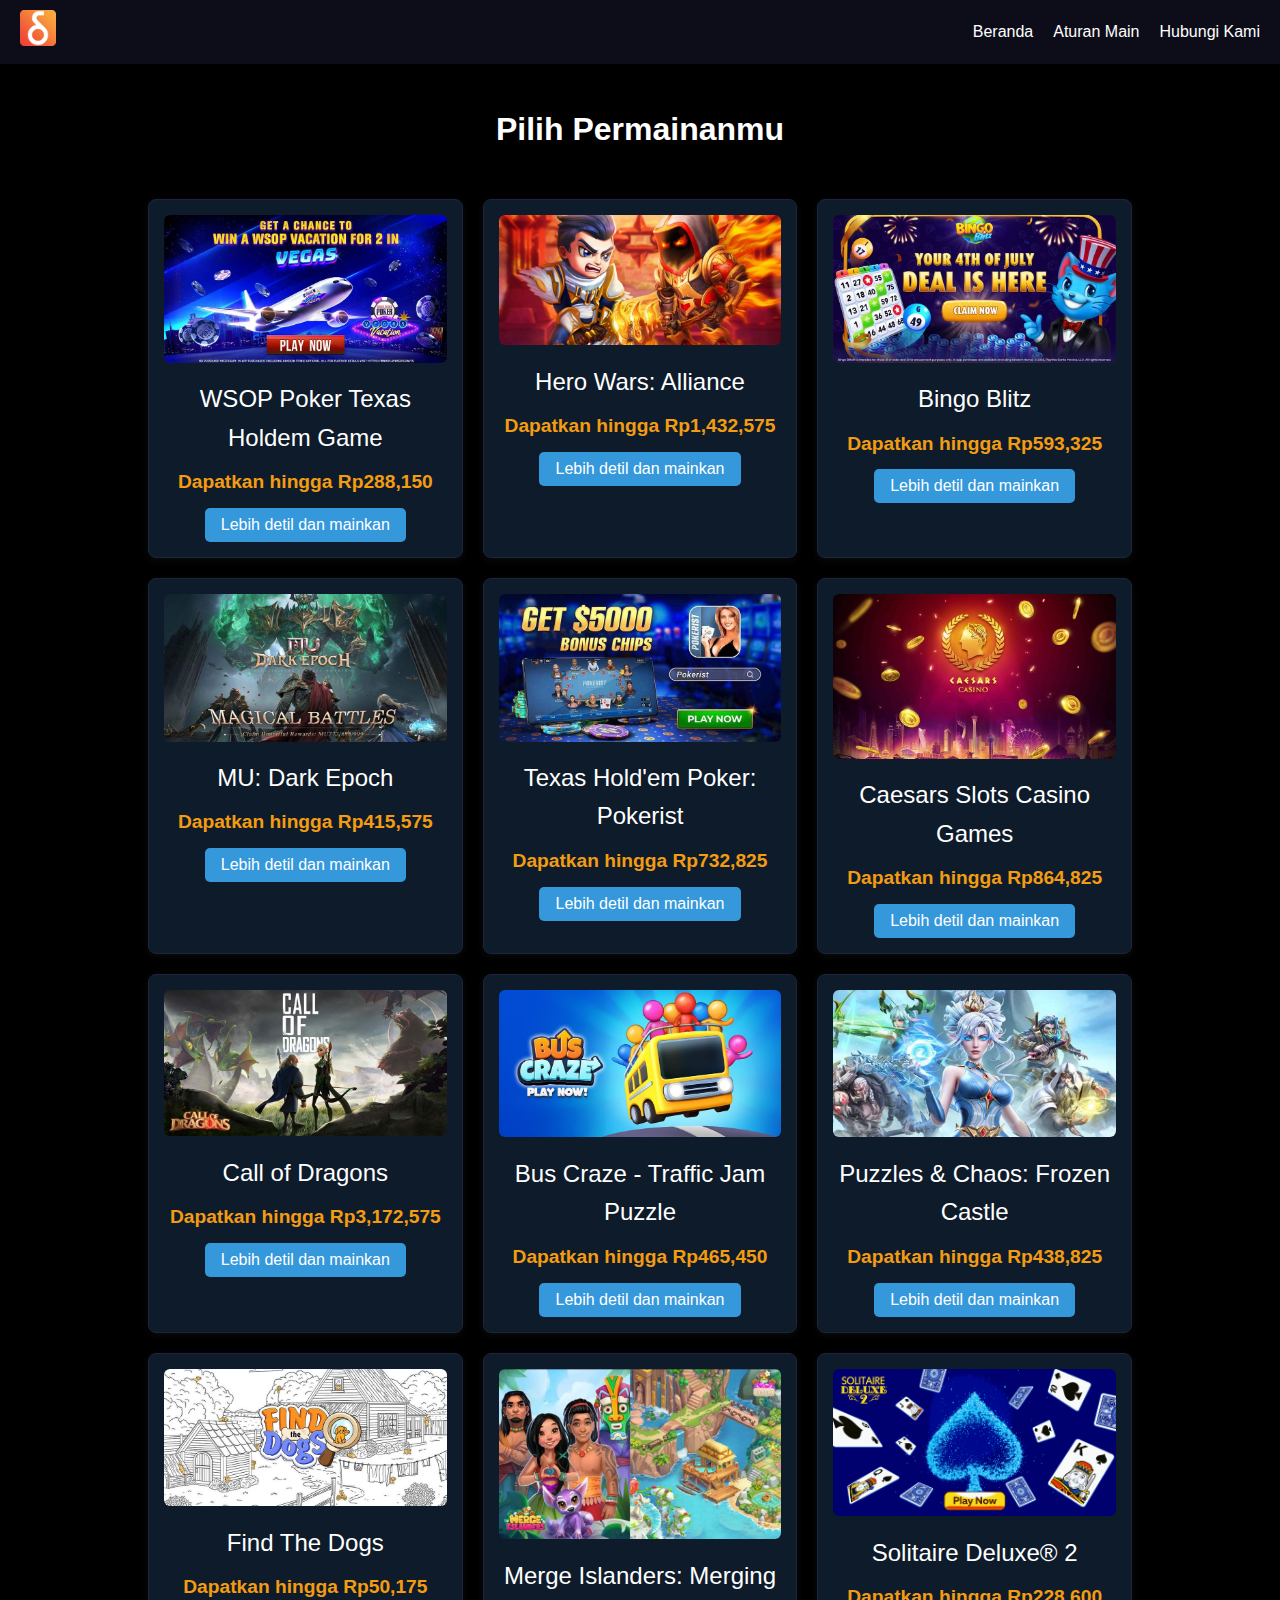
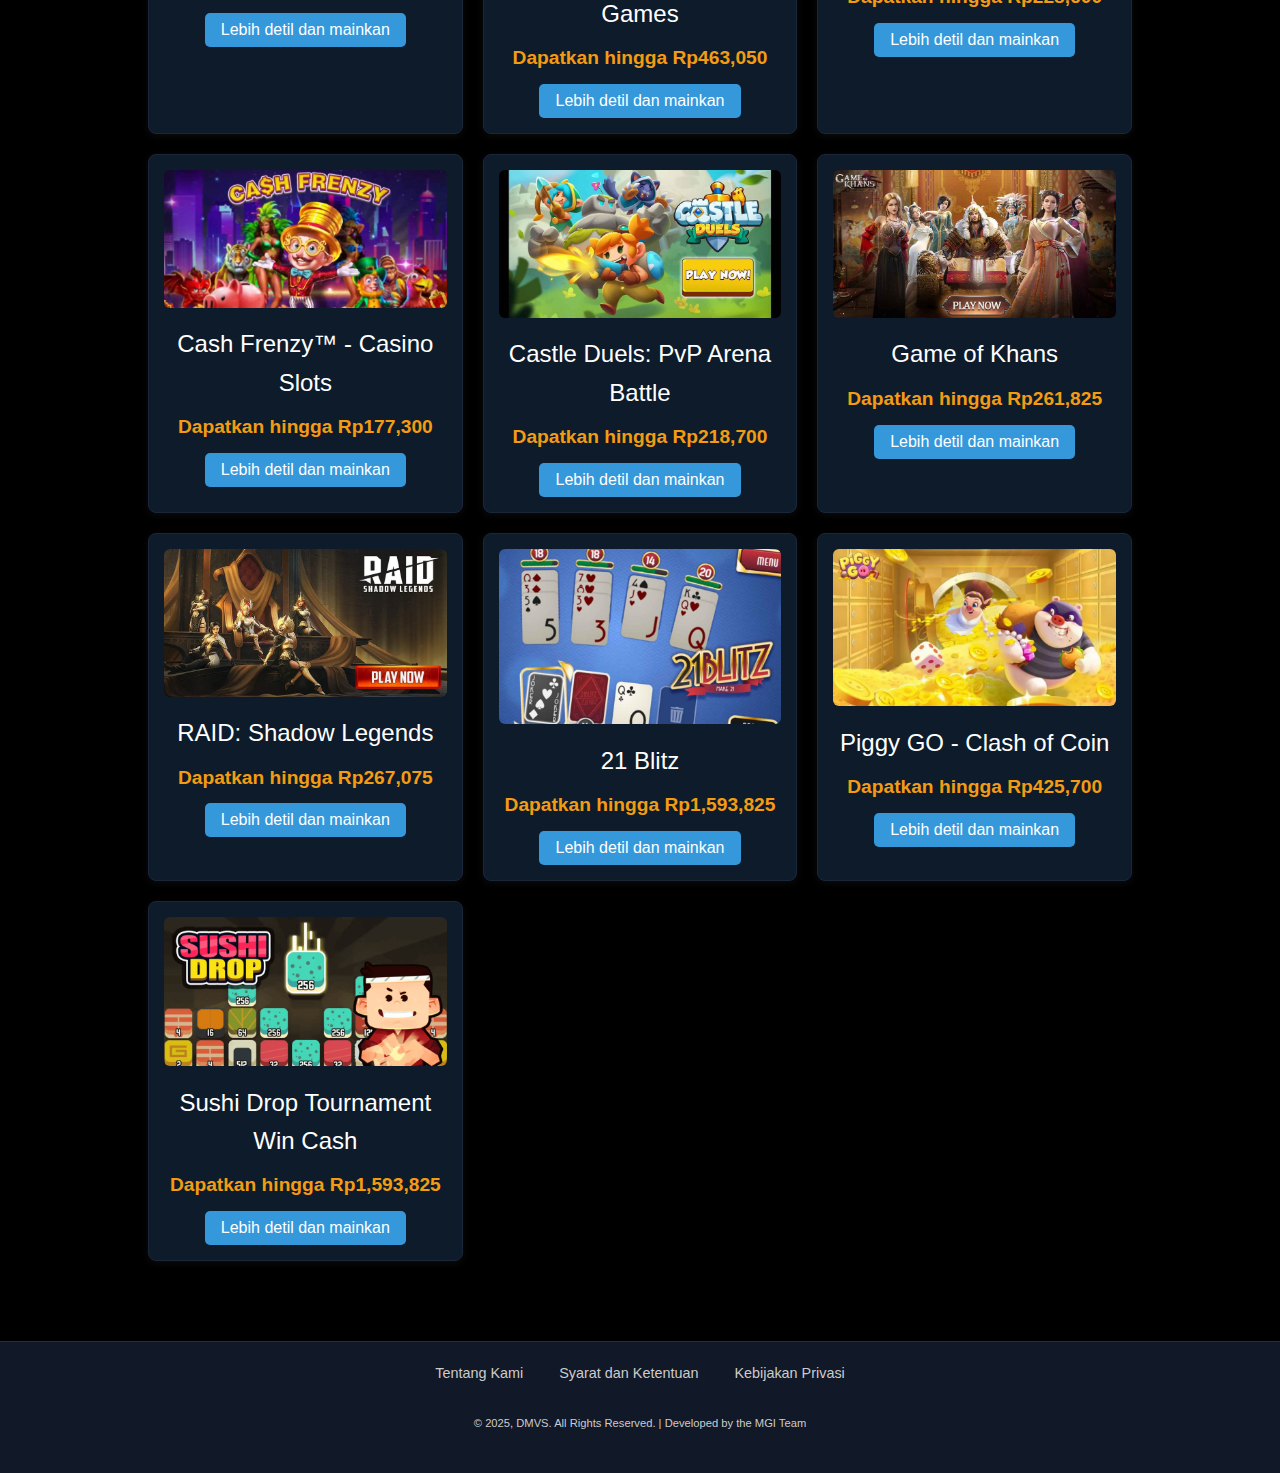
<file: index.html>
<!DOCTYPE html>
<html lang="en">
<head>
  <meta charset="UTF-8" />
  <meta name="viewport" content="width=device-width, initial-scale=1.0"/>
  <title>Maen Game Indonesia</title>
  <link rel="stylesheet" href="style.css" />
</head>
<body>
  
  <div class="toolbar">
    <a href="index.html" class="logo-link">
      <img src="dmvs7.png" alt="Logo" class="site-logo" />
    </a>
    <div class="nav-links">
      <a href="index.html">Beranda</a>
      <a href="rules.html">Aturan Main</a>
      <a href="contact.html">Hubungi Kami</a>
    </div>
  </div>
    
  <div class="container">
    <h1>Pilih Permainanmu</h1>
    <div id="game-list"></div>
  </div>
  <script src="script.js"></script>

  <footer class="site-footer">
    <div class="footer-container">
      
    <div class="footer-links">
      <a href="about.html">Tentang Kami</a>
      <a href="terms.html">Syarat dan Ketentuan</a>
      <a href="privacy.html">Kebijakan Privasi</a>
    </div>

    <div class="footer-branding">
      © 2025, DMVS. All Rights Reserved. | Developed by the MGI Team
    </div>
      
    </div>
  </footer>
  
</body>
</html>
</file>
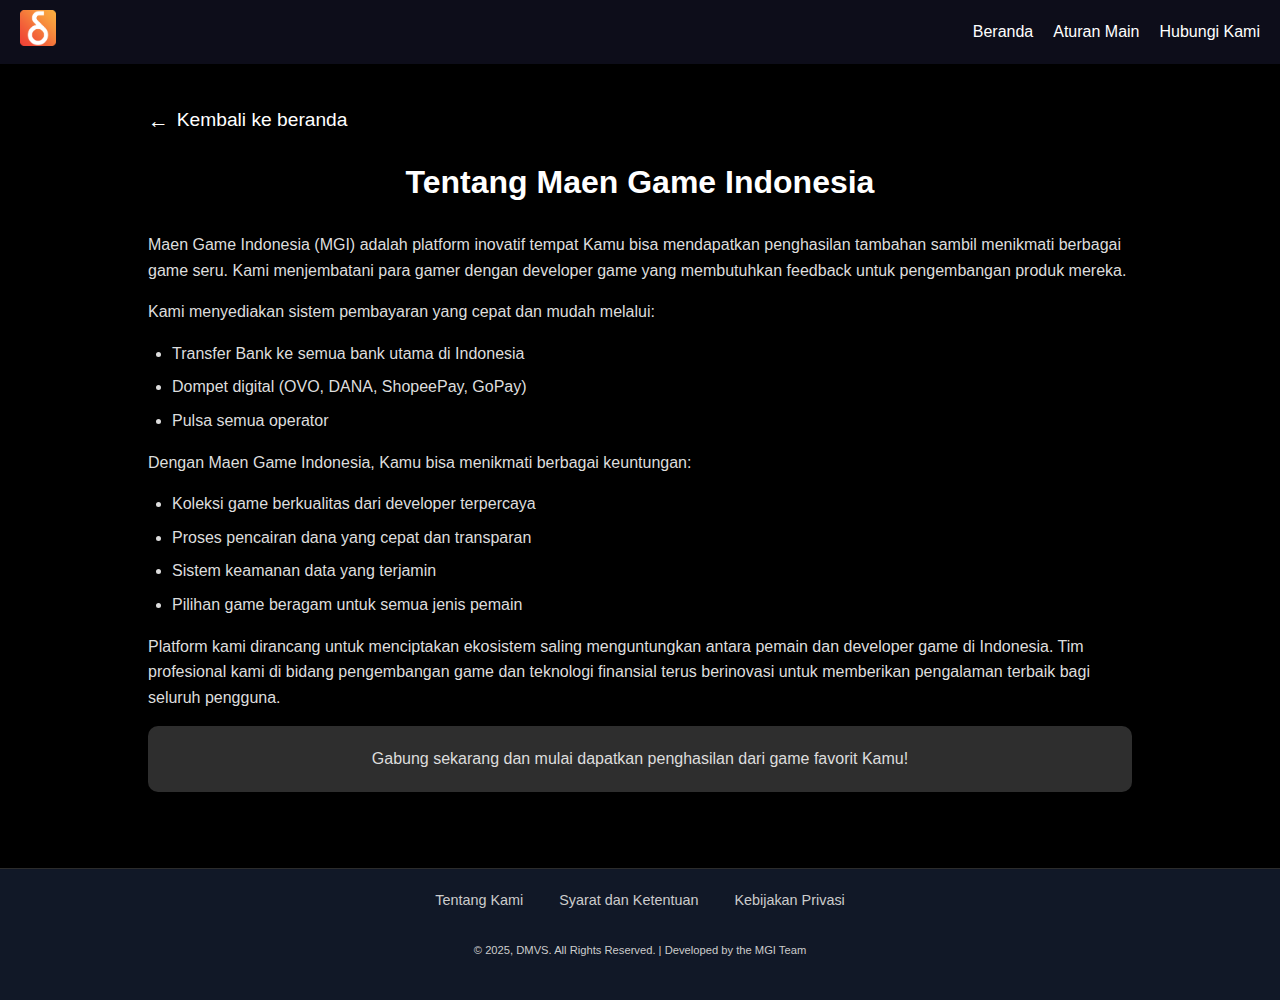
<file: about.html>
<!DOCTYPE html>
<html lang="id">
<head>
  <meta charset="UTF-8">
  <meta name="viewport" content="width=device-width, initial-scale=1.0">
  <title>Tentang Kami - Maen Game Indonesia</title>
  <link rel="stylesheet" href="style.css">
</head>
<body>
  <div class="toolbar">
    <a href="index.html" class="logo-link">
      <img src="dmvs7.png" alt="Logo" class="site-logo" />
    </a>
    <div class="nav-links">
      <a href="index.html">Beranda</a>
      <a href="rules.html">Aturan Main</a>
      <a href="contact.html">Hubungi Kami</a>
    </div>
  </div>
  
  <div class="container">
    <a href="index.html" id="back-button">Kembali ke beranda</a>
    <h1>Tentang Maen Game Indonesia</h1>
    
    <p>Maen Game Indonesia (MGI) adalah platform inovatif tempat Kamu bisa mendapatkan penghasilan tambahan sambil menikmati berbagai game seru. Kami menjembatani para gamer dengan developer game yang membutuhkan feedback untuk pengembangan produk mereka.</p>

    <p>Kami menyediakan sistem pembayaran yang cepat dan mudah melalui:</p>
    <ul>
      <li>Transfer Bank ke semua bank utama di Indonesia</li>
      <li>Dompet digital (OVO, DANA, ShopeePay, GoPay)</li>
      <li>Pulsa semua operator</li>
    </ul>

    <p>Dengan Maen Game Indonesia, Kamu bisa menikmati berbagai keuntungan:</p>
    <ul>
      <li>Koleksi game berkualitas dari developer terpercaya</li>
      <li>Proses pencairan dana yang cepat dan transparan</li>
      <li>Sistem keamanan data yang terjamin</li>
      <li>Pilihan game beragam untuk semua jenis pemain</li>
    </ul>

    <p>Platform kami dirancang untuk menciptakan ekosistem saling menguntungkan antara pemain dan developer game di Indonesia. Tim profesional kami di bidang pengembangan game dan teknologi finansial terus berinovasi untuk memberikan pengalaman terbaik bagi seluruh pengguna.</p>

    <p class="highlight-box">Gabung sekarang dan mulai dapatkan penghasilan dari game favorit Kamu!</p>
  </div>
  
  <footer class="site-footer">
    <div class="footer-container">
      <div class="footer-links">
        <a href="about.html">Tentang Kami</a>
        <a href="terms.html">Syarat dan Ketentuan</a>
        <a href="privacy.html">Kebijakan Privasi</a>
      </div>
      <div class="footer-branding">
        © 2025, DMVS. All Rights Reserved. | Developed by the MGI Team
      </div>
    </div>
  </footer>
</body>
</html>
</file>
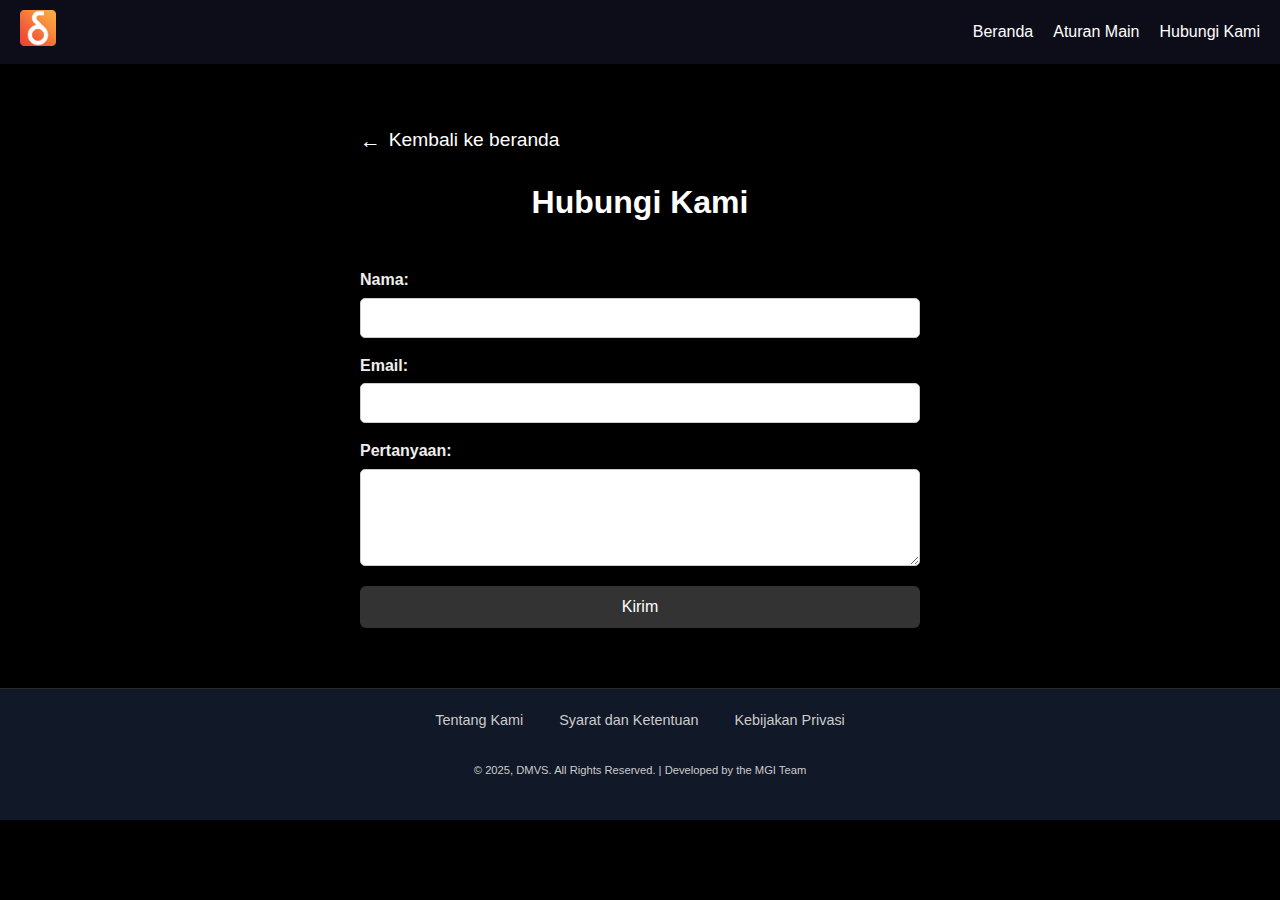
<file: contact.html>
<!DOCTYPE html>
<html lang="en">
<head>
  <meta charset="UTF-8" />
  <meta name="viewport" content="width=device-width, initial-scale=1.0"/>
  <title>Hubungi Kami</title>
  <link rel="stylesheet" href="style.css" />
  <style>
    .container {
    max-width: 600px;
    margin: 40px auto;
    padding: 20px;
    }    
  </style>
</head>
<body>
  
  <div class="toolbar">
    <a href="index.html" class="logo-link">
      <img src="dmvs7.png" alt="Logo" class="site-logo" />
    </a>
    <div class="nav-links">
      <a href="index.html">Beranda</a>
      <a href="rules.html">Aturan Main</a>
      <a href="contact.html">Hubungi Kami</a>
    </div>
  </div>



  <div class="container">
    <a href="index.html" id="back-button">Kembali ke beranda</a>
    <h1>Hubungi Kami</h1>
    <form action="https://formspree.io/f/xyzeqwde" method="POST" target="_blank" class="contact-form">
      <label for="name">Nama:</label>
      <input type="text" id="name" name="name" required />

      <label for="email">Email:</label>
      <input type="email" id="email" name="_replyto" required />

      <label for="message">Pertanyaan:</label>
      <textarea id="message" name="message" rows="5" required></textarea>

      <button type="submit">Kirim</button>
    </form>
  </div>

  <footer class="site-footer">
    <div class="footer-container">
      <div class="footer-links">
        <a href="about.html">Tentang Kami</a>
        <a href="terms.html">Syarat dan Ketentuan</a>
        <a href="privacy.html">Kebijakan Privasi</a>
      </div>
      <div class="footer-branding">
        © 2025, DMVS. All Rights Reserved. | Developed by the MGI Team
      </div>
    </div>
  </footer>
  
</body>
</html>
</file>
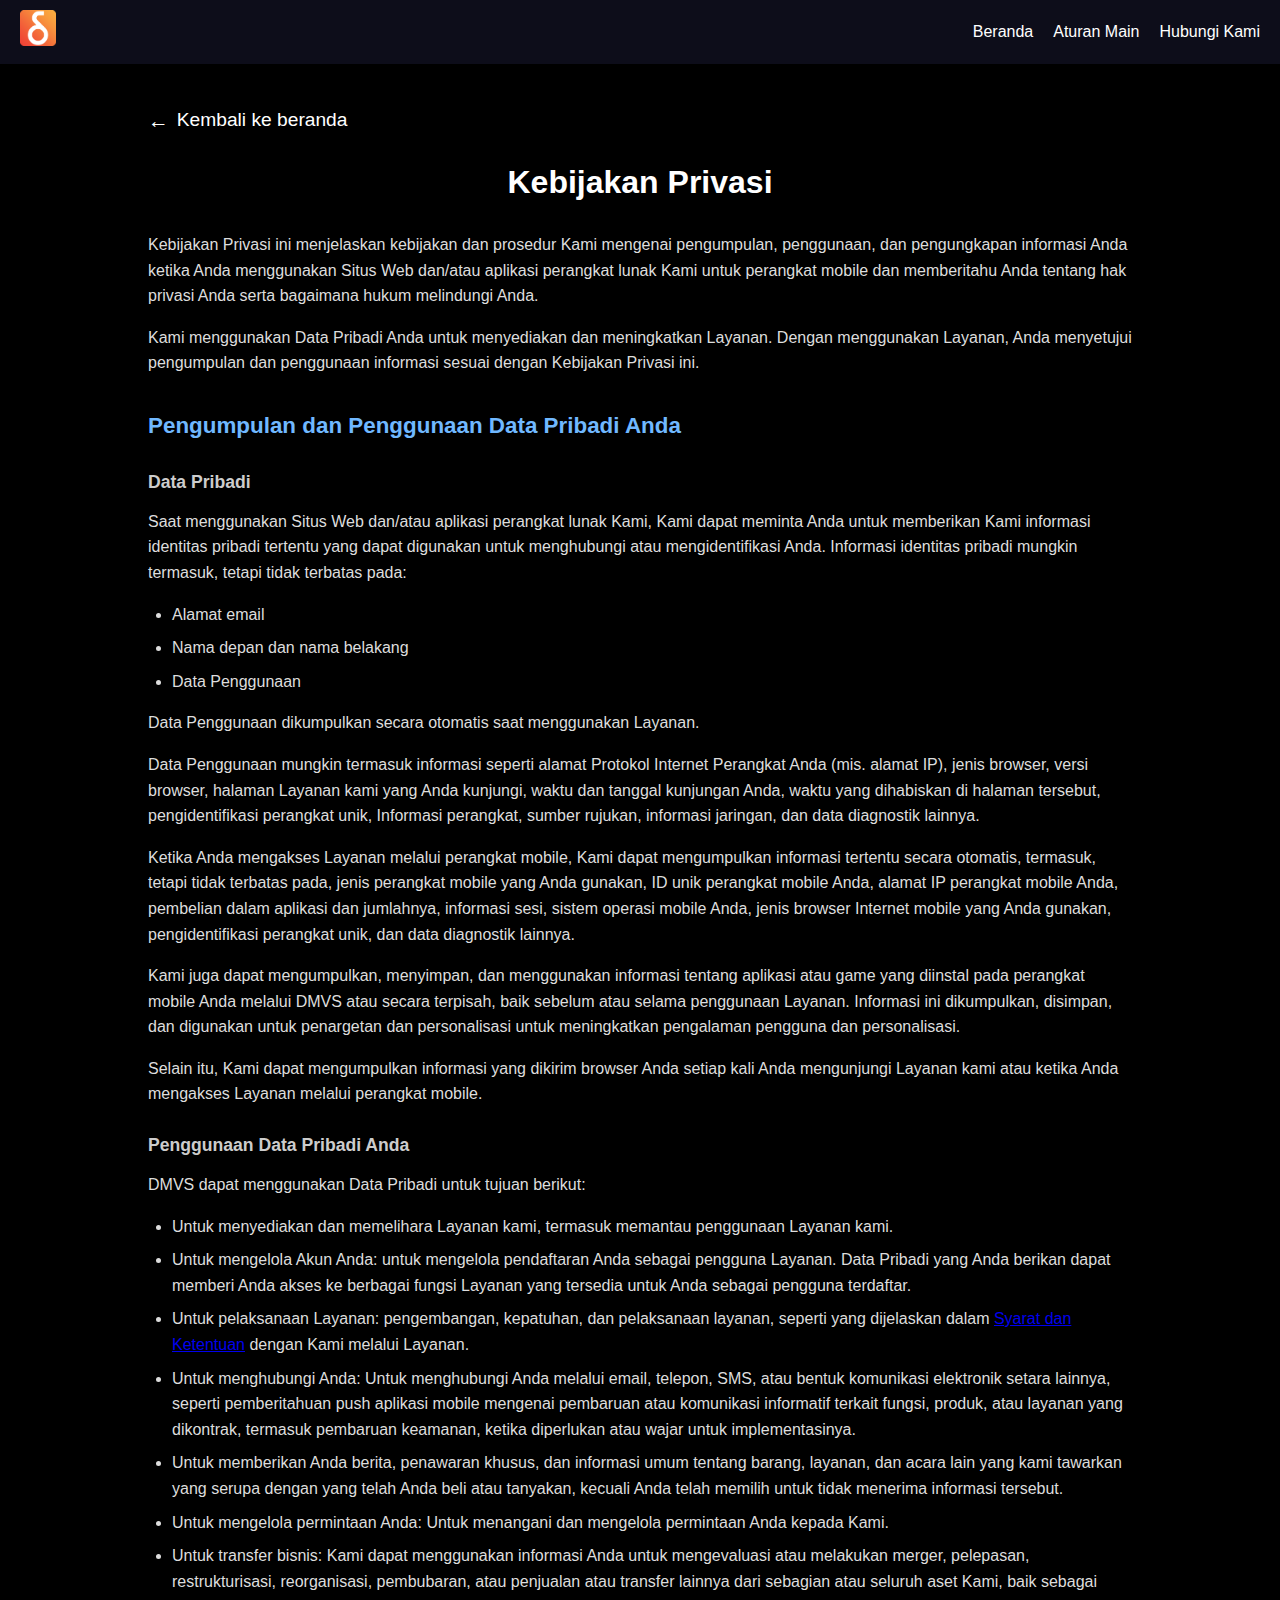
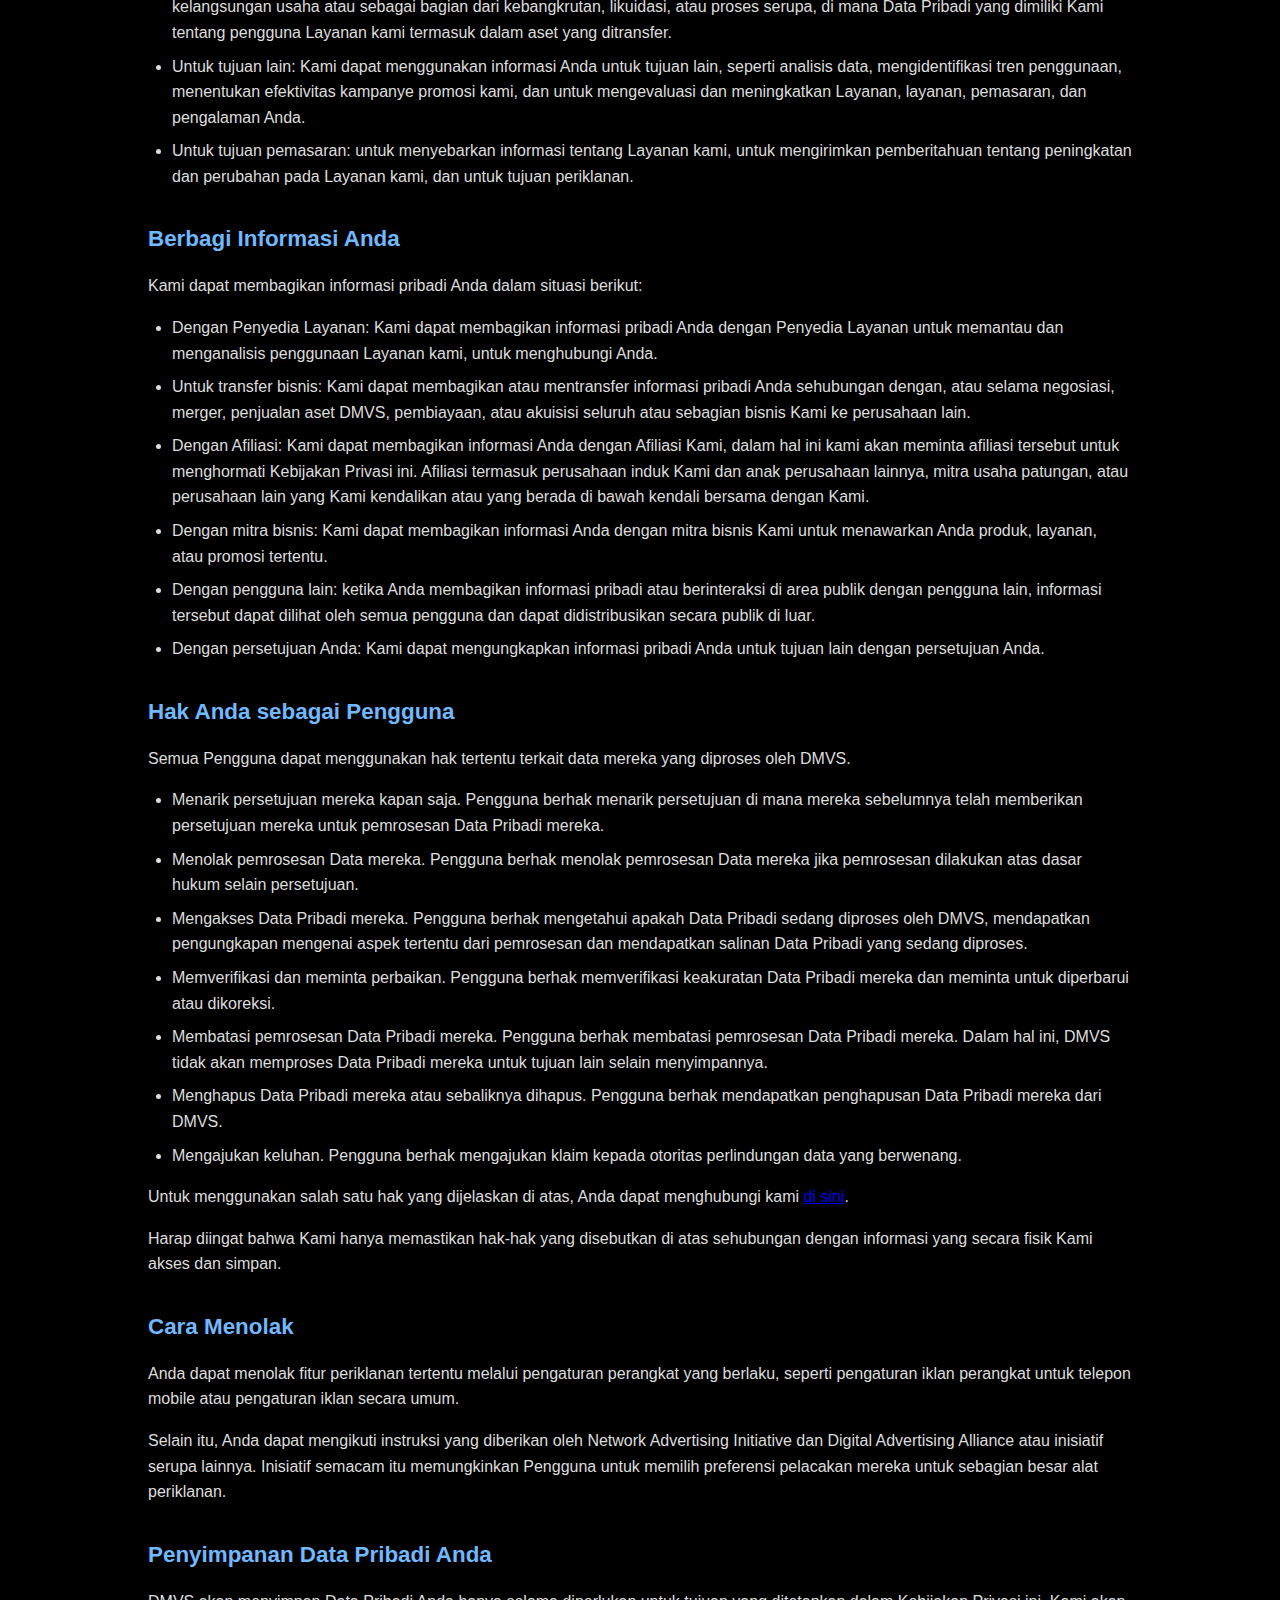
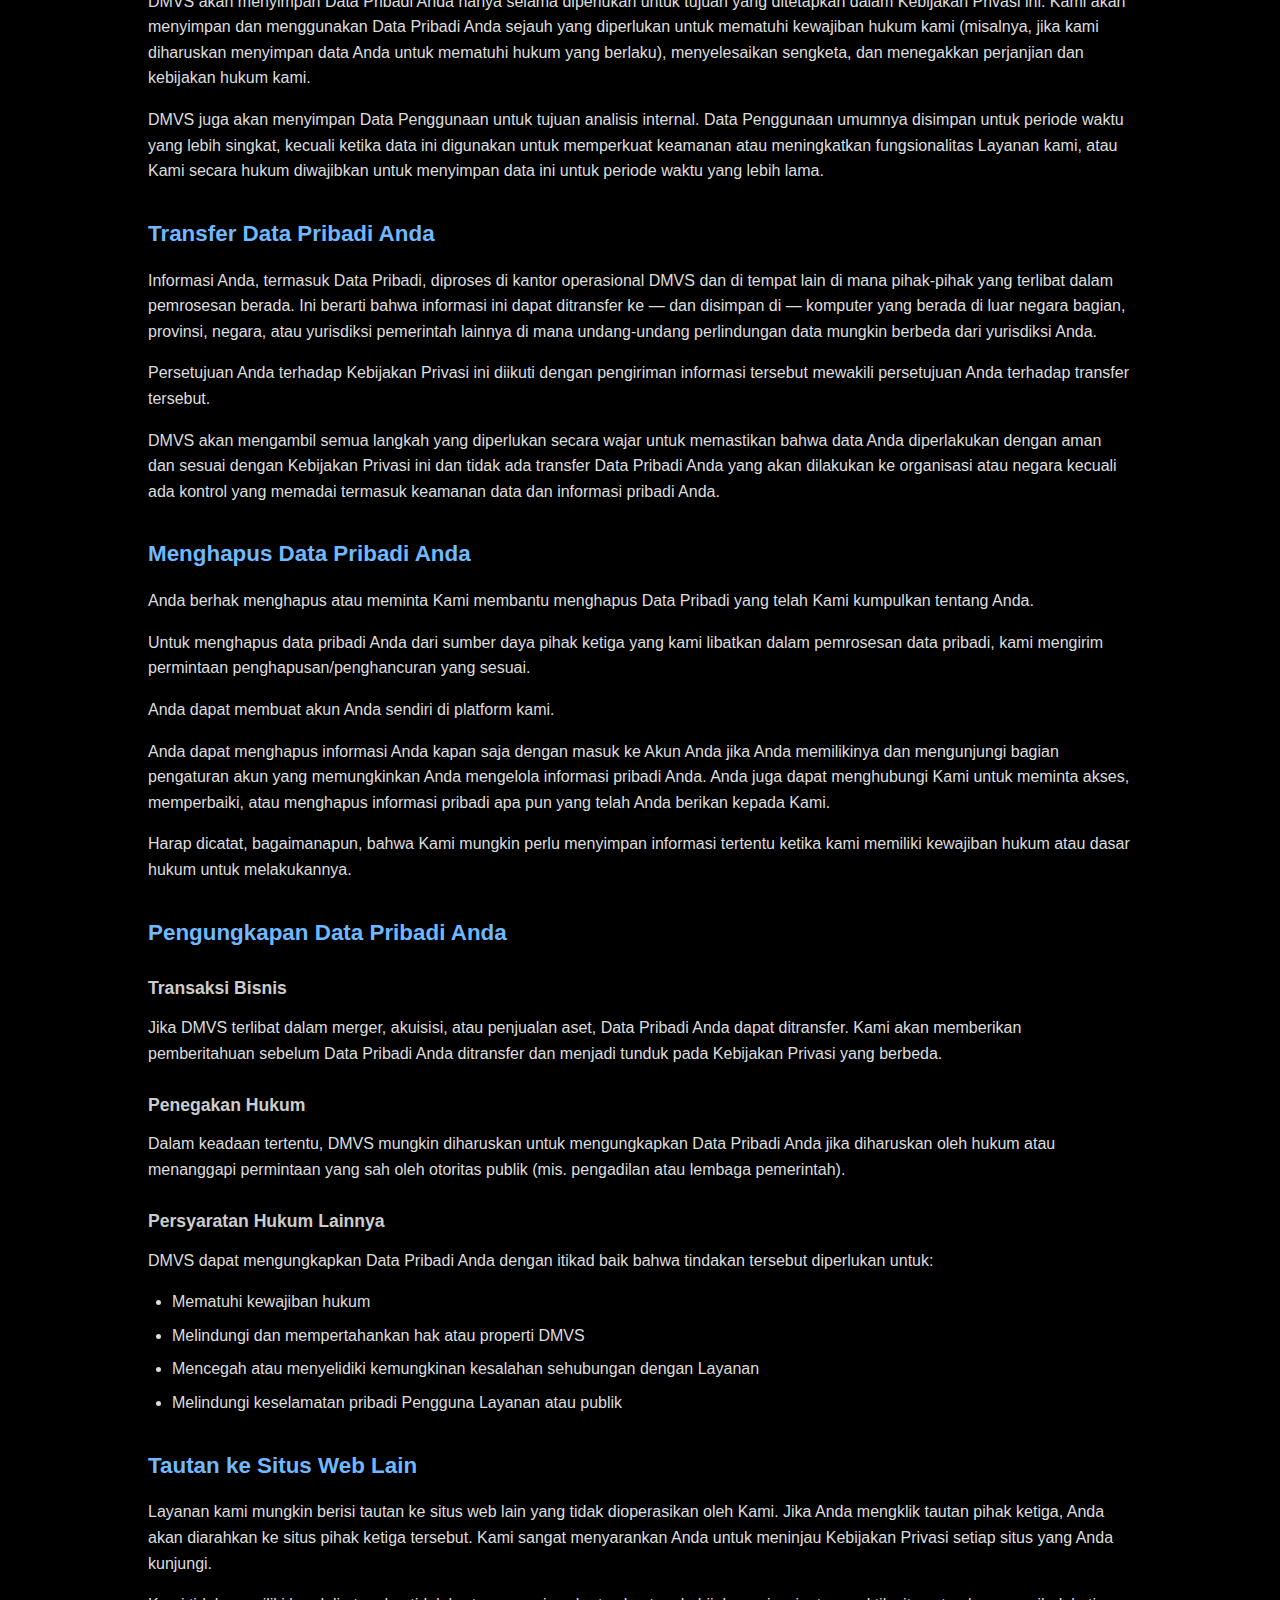
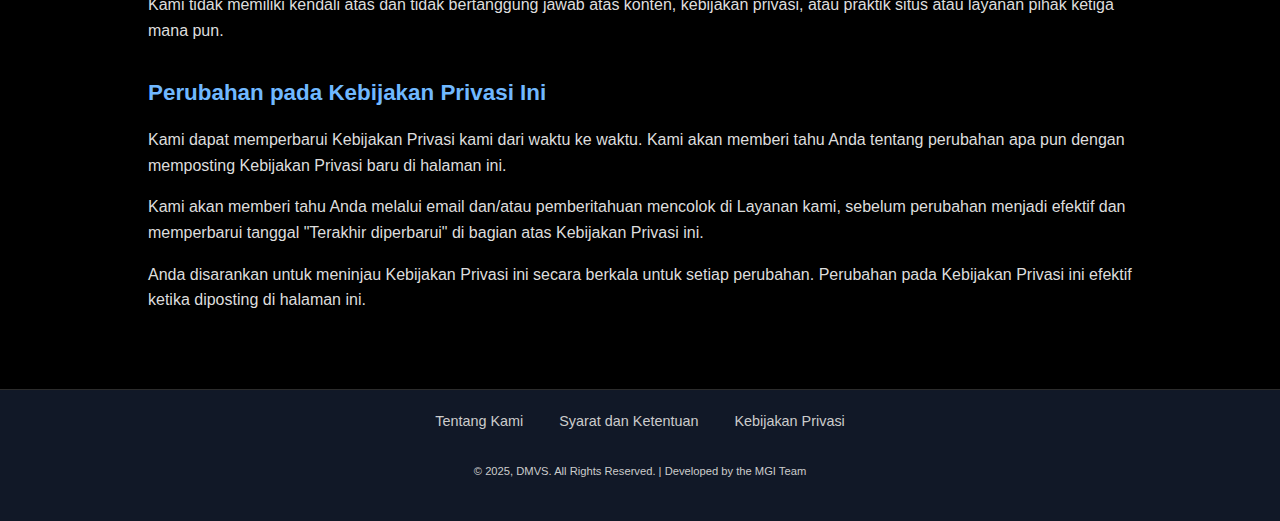
<file: privacy.html>
<!DOCTYPE html>
<html lang="id">
<head>
  <meta charset="UTF-8">
  <meta name="viewport" content="width=device-width, initial-scale=1.0">
  <title>Kebijakan Privasi</title>
  <link rel="stylesheet" href="style.css">
</head>
<body>
  <div class="toolbar">
    <a href="index.html" class="logo-link">
      <img src="dmvs7.png" alt="Logo DMVS" class="site-logo">
    </a>
    <div class="nav-links">
      <a href="index.html">Beranda</a>
      <a href="rules.html">Aturan Main</a>
      <a href="contact.html">Hubungi Kami</a>
    </div>
  </div>
  
  <div class="container">
    <a href="index.html" id="back-button">Kembali ke beranda</a>
    <h1>Kebijakan Privasi</h1>
    
    <p>Kebijakan Privasi ini menjelaskan kebijakan dan prosedur Kami mengenai pengumpulan, penggunaan, dan pengungkapan informasi Anda ketika Anda menggunakan Situs Web dan/atau aplikasi perangkat lunak Kami untuk perangkat mobile dan memberitahu Anda tentang hak privasi Anda serta bagaimana hukum melindungi Anda.</p>
    
    <p>Kami menggunakan Data Pribadi Anda untuk menyediakan dan meningkatkan Layanan. Dengan menggunakan Layanan, Anda menyetujui pengumpulan dan penggunaan informasi sesuai dengan Kebijakan Privasi ini.</p>
    
    <h2>Pengumpulan dan Penggunaan Data Pribadi Anda</h2>
    <h3>Data Pribadi</h3>
    <p>Saat menggunakan Situs Web dan/atau aplikasi perangkat lunak Kami, Kami dapat meminta Anda untuk memberikan Kami informasi identitas pribadi tertentu yang dapat digunakan untuk menghubungi atau mengidentifikasi Anda. Informasi identitas pribadi mungkin termasuk, tetapi tidak terbatas pada:</p>
    <ul>
      <li>Alamat email</li>
      <li>Nama depan dan nama belakang</li>
      <li>Data Penggunaan</li>
    </ul>
    
    <p>Data Penggunaan dikumpulkan secara otomatis saat menggunakan Layanan.</p>
    
    <p>Data Penggunaan mungkin termasuk informasi seperti alamat Protokol Internet Perangkat Anda (mis. alamat IP), jenis browser, versi browser, halaman Layanan kami yang Anda kunjungi, waktu dan tanggal kunjungan Anda, waktu yang dihabiskan di halaman tersebut, pengidentifikasi perangkat unik, Informasi perangkat, sumber rujukan, informasi jaringan, dan data diagnostik lainnya.</p>
    
    <p>Ketika Anda mengakses Layanan melalui perangkat mobile, Kami dapat mengumpulkan informasi tertentu secara otomatis, termasuk, tetapi tidak terbatas pada, jenis perangkat mobile yang Anda gunakan, ID unik perangkat mobile Anda, alamat IP perangkat mobile Anda, pembelian dalam aplikasi dan jumlahnya, informasi sesi, sistem operasi mobile Anda, jenis browser Internet mobile yang Anda gunakan, pengidentifikasi perangkat unik, dan data diagnostik lainnya.</p>
    
    <p>Kami juga dapat mengumpulkan, menyimpan, dan menggunakan informasi tentang aplikasi atau game yang diinstal pada perangkat mobile Anda melalui DMVS atau secara terpisah, baik sebelum atau selama penggunaan Layanan. Informasi ini dikumpulkan, disimpan, dan digunakan untuk penargetan dan personalisasi untuk meningkatkan pengalaman pengguna dan personalisasi.</p>
    
    <p>Selain itu, Kami dapat mengumpulkan informasi yang dikirim browser Anda setiap kali Anda mengunjungi Layanan kami atau ketika Anda mengakses Layanan melalui perangkat mobile.</p>
    
    <h3>Penggunaan Data Pribadi Anda</h3>
    <p>DMVS dapat menggunakan Data Pribadi untuk tujuan berikut:</p>
    <ul>
      <li>Untuk menyediakan dan memelihara Layanan kami, termasuk memantau penggunaan Layanan kami.</li>
      <li>Untuk mengelola Akun Anda: untuk mengelola pendaftaran Anda sebagai pengguna Layanan. Data Pribadi yang Anda berikan dapat memberi Anda akses ke berbagai fungsi Layanan yang tersedia untuk Anda sebagai pengguna terdaftar.</li>
      <li>Untuk pelaksanaan Layanan: pengembangan, kepatuhan, dan pelaksanaan layanan, seperti yang dijelaskan dalam <a href="terms.html">Syarat dan Ketentuan</a> dengan Kami melalui Layanan.</li>
      <li>Untuk menghubungi Anda: Untuk menghubungi Anda melalui email, telepon, SMS, atau bentuk komunikasi elektronik setara lainnya, seperti pemberitahuan push aplikasi mobile mengenai pembaruan atau komunikasi informatif terkait fungsi, produk, atau layanan yang dikontrak, termasuk pembaruan keamanan, ketika diperlukan atau wajar untuk implementasinya.</li>
      <li>Untuk memberikan Anda berita, penawaran khusus, dan informasi umum tentang barang, layanan, dan acara lain yang kami tawarkan yang serupa dengan yang telah Anda beli atau tanyakan, kecuali Anda telah memilih untuk tidak menerima informasi tersebut.</li>
      <li>Untuk mengelola permintaan Anda: Untuk menangani dan mengelola permintaan Anda kepada Kami.</li>
      <li>Untuk transfer bisnis: Kami dapat menggunakan informasi Anda untuk mengevaluasi atau melakukan merger, pelepasan, restrukturisasi, reorganisasi, pembubaran, atau penjualan atau transfer lainnya dari sebagian atau seluruh aset Kami, baik sebagai kelangsungan usaha atau sebagai bagian dari kebangkrutan, likuidasi, atau proses serupa, di mana Data Pribadi yang dimiliki Kami tentang pengguna Layanan kami termasuk dalam aset yang ditransfer.</li>
      <li>Untuk tujuan lain: Kami dapat menggunakan informasi Anda untuk tujuan lain, seperti analisis data, mengidentifikasi tren penggunaan, menentukan efektivitas kampanye promosi kami, dan untuk mengevaluasi dan meningkatkan Layanan, layanan, pemasaran, dan pengalaman Anda.</li>
      <li>Untuk tujuan pemasaran: untuk menyebarkan informasi tentang Layanan kami, untuk mengirimkan pemberitahuan tentang peningkatan dan perubahan pada Layanan kami, dan untuk tujuan periklanan.</li>
    </ul>
    
    <h2>Berbagi Informasi Anda</h2>
    <p>Kami dapat membagikan informasi pribadi Anda dalam situasi berikut:</p>
    <ul>
      <li>Dengan Penyedia Layanan: Kami dapat membagikan informasi pribadi Anda dengan Penyedia Layanan untuk memantau dan menganalisis penggunaan Layanan kami, untuk menghubungi Anda.</li>
      <li>Untuk transfer bisnis: Kami dapat membagikan atau mentransfer informasi pribadi Anda sehubungan dengan, atau selama negosiasi, merger, penjualan aset DMVS, pembiayaan, atau akuisisi seluruh atau sebagian bisnis Kami ke perusahaan lain.</li>
      <li>Dengan Afiliasi: Kami dapat membagikan informasi Anda dengan Afiliasi Kami, dalam hal ini kami akan meminta afiliasi tersebut untuk menghormati Kebijakan Privasi ini. Afiliasi termasuk perusahaan induk Kami dan anak perusahaan lainnya, mitra usaha patungan, atau perusahaan lain yang Kami kendalikan atau yang berada di bawah kendali bersama dengan Kami.</li>
      <li>Dengan mitra bisnis: Kami dapat membagikan informasi Anda dengan mitra bisnis Kami untuk menawarkan Anda produk, layanan, atau promosi tertentu.</li>
      <li>Dengan pengguna lain: ketika Anda membagikan informasi pribadi atau berinteraksi di area publik dengan pengguna lain, informasi tersebut dapat dilihat oleh semua pengguna dan dapat didistribusikan secara publik di luar.</li>
      <li>Dengan persetujuan Anda: Kami dapat mengungkapkan informasi pribadi Anda untuk tujuan lain dengan persetujuan Anda.</li>
    </ul>
    
    <h2>Hak Anda sebagai Pengguna</h2>
    <p>Semua Pengguna dapat menggunakan hak tertentu terkait data mereka yang diproses oleh DMVS.</p>
    <ul>
      <li>Menarik persetujuan mereka kapan saja. Pengguna berhak menarik persetujuan di mana mereka sebelumnya telah memberikan persetujuan mereka untuk pemrosesan Data Pribadi mereka.</li>
      <li>Menolak pemrosesan Data mereka. Pengguna berhak menolak pemrosesan Data mereka jika pemrosesan dilakukan atas dasar hukum selain persetujuan.</li>
      <li>Mengakses Data Pribadi mereka. Pengguna berhak mengetahui apakah Data Pribadi sedang diproses oleh DMVS, mendapatkan pengungkapan mengenai aspek tertentu dari pemrosesan dan mendapatkan salinan Data Pribadi yang sedang diproses.</li>
      <li>Memverifikasi dan meminta perbaikan. Pengguna berhak memverifikasi keakuratan Data Pribadi mereka dan meminta untuk diperbarui atau dikoreksi.</li>
      <li>Membatasi pemrosesan Data Pribadi mereka. Pengguna berhak membatasi pemrosesan Data Pribadi mereka. Dalam hal ini, DMVS tidak akan memproses Data Pribadi mereka untuk tujuan lain selain menyimpannya.</li>
      <li>Menghapus Data Pribadi mereka atau sebaliknya dihapus. Pengguna berhak mendapatkan penghapusan Data Pribadi mereka dari DMVS.</li>
      <li>Mengajukan keluhan. Pengguna berhak mengajukan klaim kepada otoritas perlindungan data yang berwenang.</li>
    </ul>
    
    <p>Untuk menggunakan salah satu hak yang dijelaskan di atas, Anda dapat menghubungi kami <a href="contact.html">di sini</a>.</p>
    
    <p>Harap diingat bahwa Kami hanya memastikan hak-hak yang disebutkan di atas sehubungan dengan informasi yang secara fisik Kami akses dan simpan.</p>
    
    <h2>Cara Menolak</h2>
    <p>Anda dapat menolak fitur periklanan tertentu melalui pengaturan perangkat yang berlaku, seperti pengaturan iklan perangkat untuk telepon mobile atau pengaturan iklan secara umum.</p>
    
    <p>Selain itu, Anda dapat mengikuti instruksi yang diberikan oleh Network Advertising Initiative dan Digital Advertising Alliance atau inisiatif serupa lainnya. Inisiatif semacam itu memungkinkan Pengguna untuk memilih preferensi pelacakan mereka untuk sebagian besar alat periklanan.</p>
    
    <h2>Penyimpanan Data Pribadi Anda</h2>
    <p>DMVS akan menyimpan Data Pribadi Anda hanya selama diperlukan untuk tujuan yang ditetapkan dalam Kebijakan Privasi ini. Kami akan menyimpan dan menggunakan Data Pribadi Anda sejauh yang diperlukan untuk mematuhi kewajiban hukum kami (misalnya, jika kami diharuskan menyimpan data Anda untuk mematuhi hukum yang berlaku), menyelesaikan sengketa, dan menegakkan perjanjian dan kebijakan hukum kami.</p>
    
    <p>DMVS juga akan menyimpan Data Penggunaan untuk tujuan analisis internal. Data Penggunaan umumnya disimpan untuk periode waktu yang lebih singkat, kecuali ketika data ini digunakan untuk memperkuat keamanan atau meningkatkan fungsionalitas Layanan kami, atau Kami secara hukum diwajibkan untuk menyimpan data ini untuk periode waktu yang lebih lama.</p>
    
    <h2>Transfer Data Pribadi Anda</h2>
    <p>Informasi Anda, termasuk Data Pribadi, diproses di kantor operasional DMVS dan di tempat lain di mana pihak-pihak yang terlibat dalam pemrosesan berada. Ini berarti bahwa informasi ini dapat ditransfer ke — dan disimpan di — komputer yang berada di luar negara bagian, provinsi, negara, atau yurisdiksi pemerintah lainnya di mana undang-undang perlindungan data mungkin berbeda dari yurisdiksi Anda.</p>
    
    <p>Persetujuan Anda terhadap Kebijakan Privasi ini diikuti dengan pengiriman informasi tersebut mewakili persetujuan Anda terhadap transfer tersebut.</p>
    
    <p>DMVS akan mengambil semua langkah yang diperlukan secara wajar untuk memastikan bahwa data Anda diperlakukan dengan aman dan sesuai dengan Kebijakan Privasi ini dan tidak ada transfer Data Pribadi Anda yang akan dilakukan ke organisasi atau negara kecuali ada kontrol yang memadai termasuk keamanan data dan informasi pribadi Anda.</p>
    
    <h2>Menghapus Data Pribadi Anda</h2>
    <p>Anda berhak menghapus atau meminta Kami membantu menghapus Data Pribadi yang telah Kami kumpulkan tentang Anda.</p>
    
    <p>Untuk menghapus data pribadi Anda dari sumber daya pihak ketiga yang kami libatkan dalam pemrosesan data pribadi, kami mengirim permintaan penghapusan/penghancuran yang sesuai.</p>
    
    <p>Anda dapat membuat akun Anda sendiri di platform kami.</p>
    
    <p>Anda dapat menghapus informasi Anda kapan saja dengan masuk ke Akun Anda jika Anda memilikinya dan mengunjungi bagian pengaturan akun yang memungkinkan Anda mengelola informasi pribadi Anda. Anda juga dapat menghubungi Kami untuk meminta akses, memperbaiki, atau menghapus informasi pribadi apa pun yang telah Anda berikan kepada Kami.</p>
    
    <p>Harap dicatat, bagaimanapun, bahwa Kami mungkin perlu menyimpan informasi tertentu ketika kami memiliki kewajiban hukum atau dasar hukum untuk melakukannya.</p>
    
    <h2>Pengungkapan Data Pribadi Anda</h2>
    <h3>Transaksi Bisnis</h3>
    <p>Jika DMVS terlibat dalam merger, akuisisi, atau penjualan aset, Data Pribadi Anda dapat ditransfer. Kami akan memberikan pemberitahuan sebelum Data Pribadi Anda ditransfer dan menjadi tunduk pada Kebijakan Privasi yang berbeda.</p>
    
    <h3>Penegakan Hukum</h3>
    <p>Dalam keadaan tertentu, DMVS mungkin diharuskan untuk mengungkapkan Data Pribadi Anda jika diharuskan oleh hukum atau menanggapi permintaan yang sah oleh otoritas publik (mis. pengadilan atau lembaga pemerintah).</p>
    
    <h3>Persyaratan Hukum Lainnya</h3>
    <p>DMVS dapat mengungkapkan Data Pribadi Anda dengan itikad baik bahwa tindakan tersebut diperlukan untuk:</p>
    <ul>
      <li>Mematuhi kewajiban hukum</li>
      <li>Melindungi dan mempertahankan hak atau properti DMVS</li>
      <li>Mencegah atau menyelidiki kemungkinan kesalahan sehubungan dengan Layanan</li>
      <li>Melindungi keselamatan pribadi Pengguna Layanan atau publik</li>
    </ul>
    
    <h2>Tautan ke Situs Web Lain</h2>
    <p>Layanan kami mungkin berisi tautan ke situs web lain yang tidak dioperasikan oleh Kami. Jika Anda mengklik tautan pihak ketiga, Anda akan diarahkan ke situs pihak ketiga tersebut. Kami sangat menyarankan Anda untuk meninjau Kebijakan Privasi setiap situs yang Anda kunjungi.</p>
    
    <p>Kami tidak memiliki kendali atas dan tidak bertanggung jawab atas konten, kebijakan privasi, atau praktik situs atau layanan pihak ketiga mana pun.</p>
    
    <h2>Perubahan pada Kebijakan Privasi Ini</h2>
    <p>Kami dapat memperbarui Kebijakan Privasi kami dari waktu ke waktu. Kami akan memberi tahu Anda tentang perubahan apa pun dengan memposting Kebijakan Privasi baru di halaman ini.</p>
    
    <p>Kami akan memberi tahu Anda melalui email dan/atau pemberitahuan mencolok di Layanan kami, sebelum perubahan menjadi efektif dan memperbarui tanggal "Terakhir diperbarui" di bagian atas Kebijakan Privasi ini.</p>
    
    <p>Anda disarankan untuk meninjau Kebijakan Privasi ini secara berkala untuk setiap perubahan. Perubahan pada Kebijakan Privasi ini efektif ketika diposting di halaman ini.</p>
  </div>
  
  <footer class="site-footer">
    <div class="footer-container">
      <div class="footer-links">
        <a href="about.html">Tentang Kami</a>
        <a href="terms.html">Syarat dan Ketentuan</a>
        <a href="privacy.html">Kebijakan Privasi</a>
      </div>
      <div class="footer-branding">
        © 2025, DMVS. All Rights Reserved. | Developed by the MGI Team
      </div>
    </div>
  </footer>
  
</body>
</html>
</file>
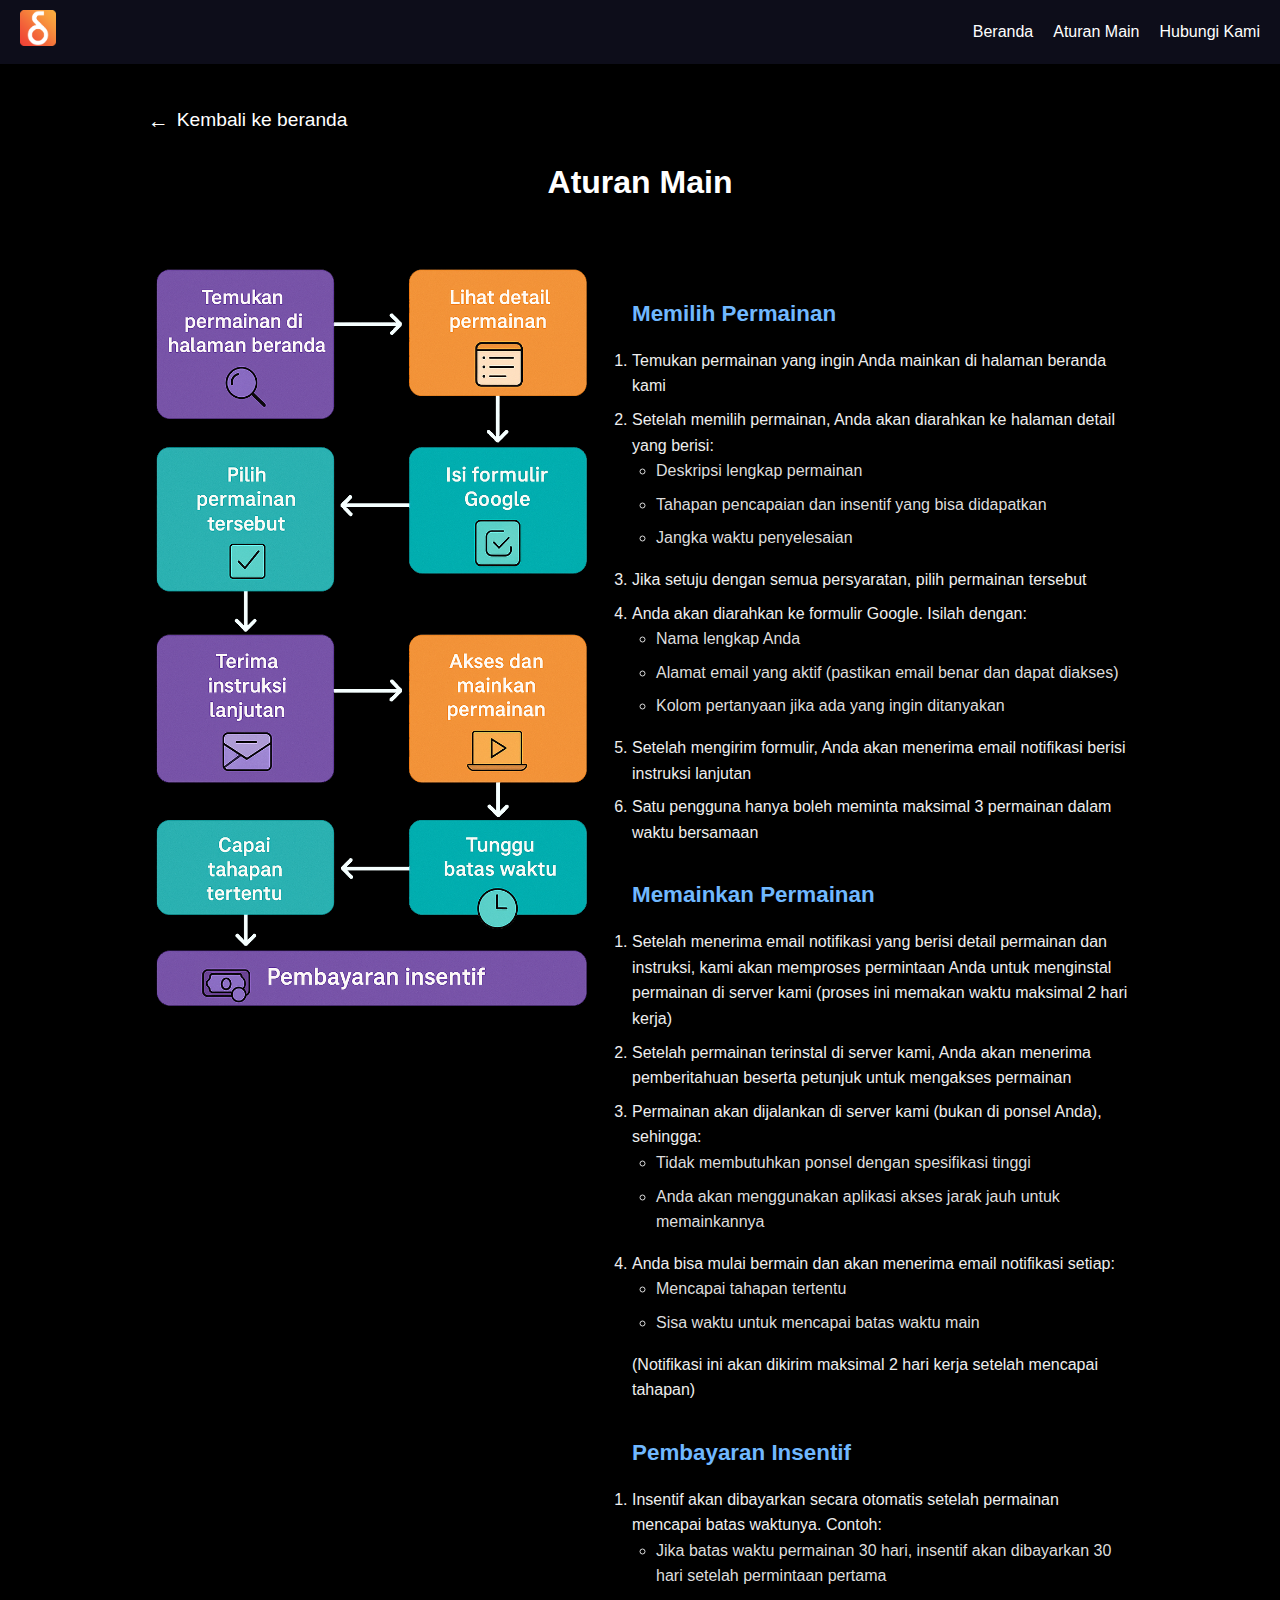
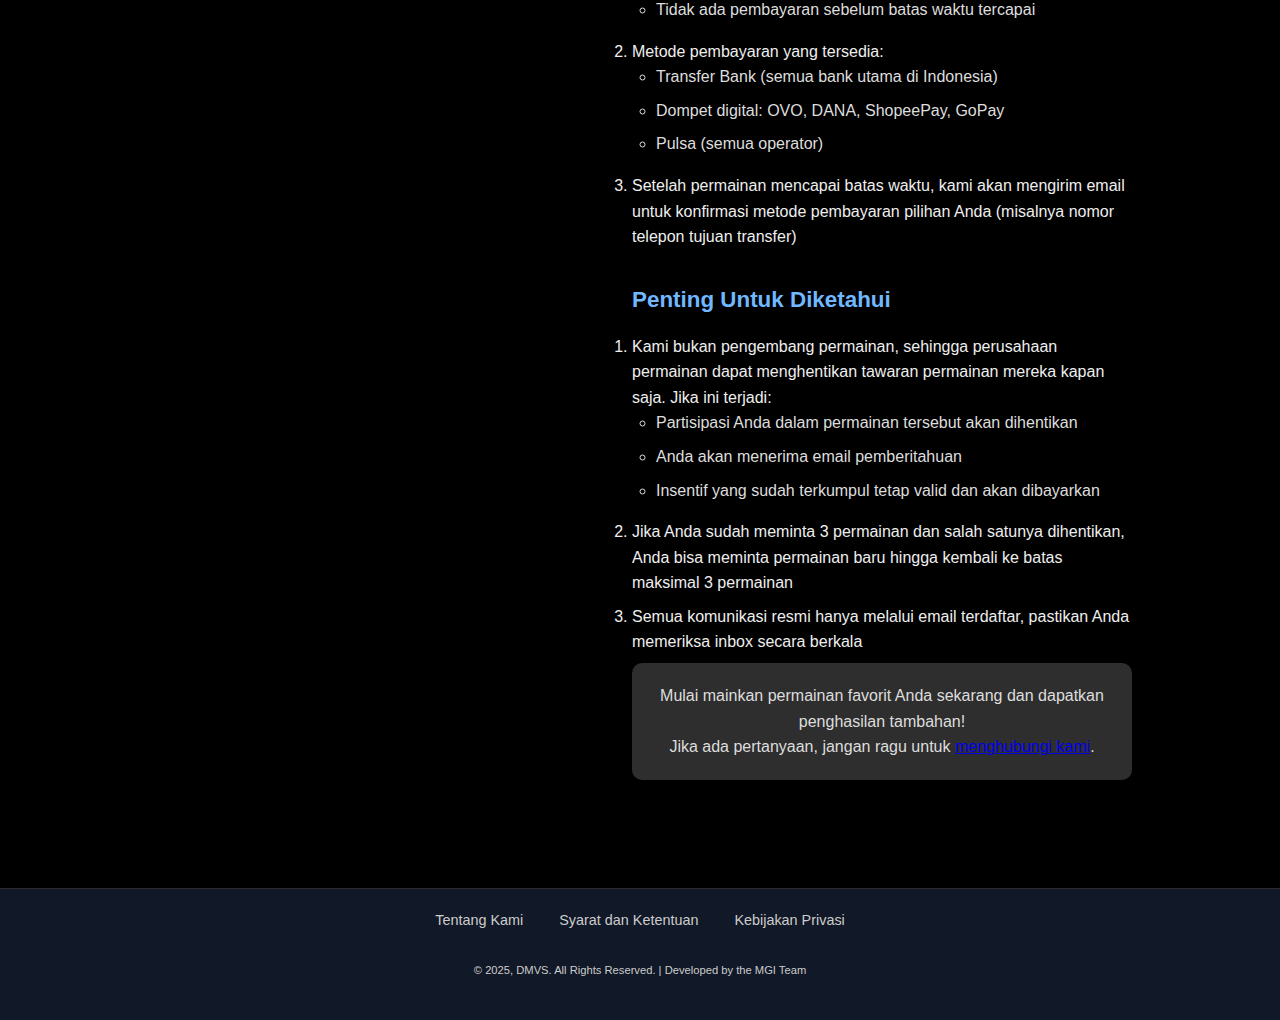
<file: rules.html>
<!DOCTYPE html>
<html lang="en">
<head>
  <meta charset="UTF-8" />
  <meta name="viewport" content="width=device-width, initial-scale=1.0"/>
  <title>Aturan Main</title>
  <link rel="stylesheet" href="style.css" />
</head>
<body>
  
  <div class="toolbar">
    <a href="index.html" class="logo-link">
      <img src="dmvs7.png" alt="Logo" class="site-logo" />
    </a>
    <div class="nav-links">
      <a href="index.html">Beranda</a>
      <a href="rules.html">Aturan Main</a>
      <a href="contact.html">Hubungi Kami</a>
    </div>
  </div>
  
  <div class="container">
    <a href="index.html" id="back-button">Kembali ke beranda</a>
    <h1>Aturan Main</h1>
    <div class="rules-section">

  <div class="rules-image">
    <img src="images/alur.png" alt="Flowchart" />
  </div>
      
  <div class="rules-text">

    <h2>Memilih Permainan</h2>
    <ol>
      <li>Temukan permainan yang ingin Anda mainkan di halaman beranda kami</li>
      <li>Setelah memilih permainan, Anda akan diarahkan ke halaman detail yang berisi:
        <ul>
          <li>Deskripsi lengkap permainan</li>
          <li>Tahapan pencapaian dan insentif yang bisa didapatkan</li>
          <li>Jangka waktu penyelesaian</li>
        </ul>
      </li>
      <li>Jika setuju dengan semua persyaratan, pilih permainan tersebut</li>
      <li>Anda akan diarahkan ke formulir Google. Isilah dengan:
        <ul>
          <li>Nama lengkap Anda</li>
          <li>Alamat email yang aktif (pastikan email benar dan dapat diakses)</li>
          <li>Kolom pertanyaan jika ada yang ingin ditanyakan</li>
        </ul>
      </li>
      <li>Setelah mengirim formulir, Anda akan menerima email notifikasi berisi instruksi lanjutan</li>
      <li>Satu pengguna hanya boleh meminta maksimal 3 permainan dalam waktu bersamaan</li>
    </ol>

    <h2>Memainkan Permainan</h2>
    <ol>
      <li>Setelah menerima email notifikasi yang berisi detail permainan dan instruksi, kami akan memproses permintaan Anda untuk menginstal permainan di server kami (proses ini memakan waktu maksimal 2 hari kerja)</li>
      <li>Setelah permainan terinstal di server kami, Anda akan menerima pemberitahuan beserta petunjuk untuk mengakses permainan</li>
      <li>Permainan akan dijalankan di server kami (bukan di ponsel Anda), sehingga:
        <ul>
          <li>Tidak membutuhkan ponsel dengan spesifikasi tinggi</li>
          <li>Anda akan menggunakan aplikasi akses jarak jauh untuk memainkannya</li>
        </ul>
      </li>
      <li>Anda bisa mulai bermain dan akan menerima email notifikasi setiap:
        <ul>
          <li>Mencapai tahapan tertentu</li>
          <li>Sisa waktu untuk mencapai batas waktu main</li>
        </ul>
        (Notifikasi ini akan dikirim maksimal 2 hari kerja setelah mencapai tahapan)
      </li>
    </ol>

    <h2>Pembayaran Insentif</h2>
    <ol>
      <li>Insentif akan dibayarkan secara otomatis setelah permainan mencapai batas waktunya. Contoh:
        <ul>
          <li>Jika batas waktu permainan 30 hari, insentif akan dibayarkan 30 hari setelah permintaan pertama</li>
          <li>Tidak ada pembayaran sebelum batas waktu tercapai</li>
        </ul>
      </li>
      <li>Metode pembayaran yang tersedia:
        <ul>
          <li>Transfer Bank (semua bank utama di Indonesia)</li>
          <li>Dompet digital: OVO, DANA, ShopeePay, GoPay</li>
          <li>Pulsa (semua operator)</li>
        </ul>
      </li>
      <li>Setelah permainan mencapai batas waktu, kami akan mengirim email untuk konfirmasi metode pembayaran pilihan Anda (misalnya nomor telepon tujuan transfer)</li>
    </ol>

    <h2>Penting Untuk Diketahui</h2>
    <ol>
      <li>Kami bukan pengembang permainan, sehingga perusahaan permainan dapat menghentikan tawaran permainan mereka kapan saja. Jika ini terjadi:
        <ul>
          <li>Partisipasi Anda dalam permainan tersebut akan dihentikan</li>
          <li>Anda akan menerima email pemberitahuan</li>
          <li>Insentif yang sudah terkumpul tetap valid dan akan dibayarkan</li>
        </ul>
      </li>
      <li>Jika Anda sudah meminta 3 permainan dan salah satunya dihentikan, Anda bisa meminta permainan baru hingga kembali ke batas maksimal 3 permainan</li>
      <li>Semua komunikasi resmi hanya melalui email terdaftar, pastikan Anda memeriksa inbox secara berkala</li>
    </ol>

        <p class="highlight-box">Mulai mainkan permainan favorit Anda sekarang dan dapatkan penghasilan tambahan! <br>Jika ada pertanyaan, jangan ragu untuk <a href="contact.html" class="contact-link">menghubungi kami</a>.</p>
    </div>

  </div>
  </div>
  
  <footer class="site-footer">
  <div class="footer-container">
    
  <div class="footer-links">
    <a href="about.html">Tentang Kami</a>
    <a href="terms.html">Syarat dan Ketentuan</a>
    <a href="privacy.html">Kebijakan Privasi</a>
  </div>

  <div class="footer-branding">
    © 2025, DMVS. All Rights Reserved. | Developed by the MGI Team
  </div>

  </div>
  </footer>
  
</body>
</html>
</file>
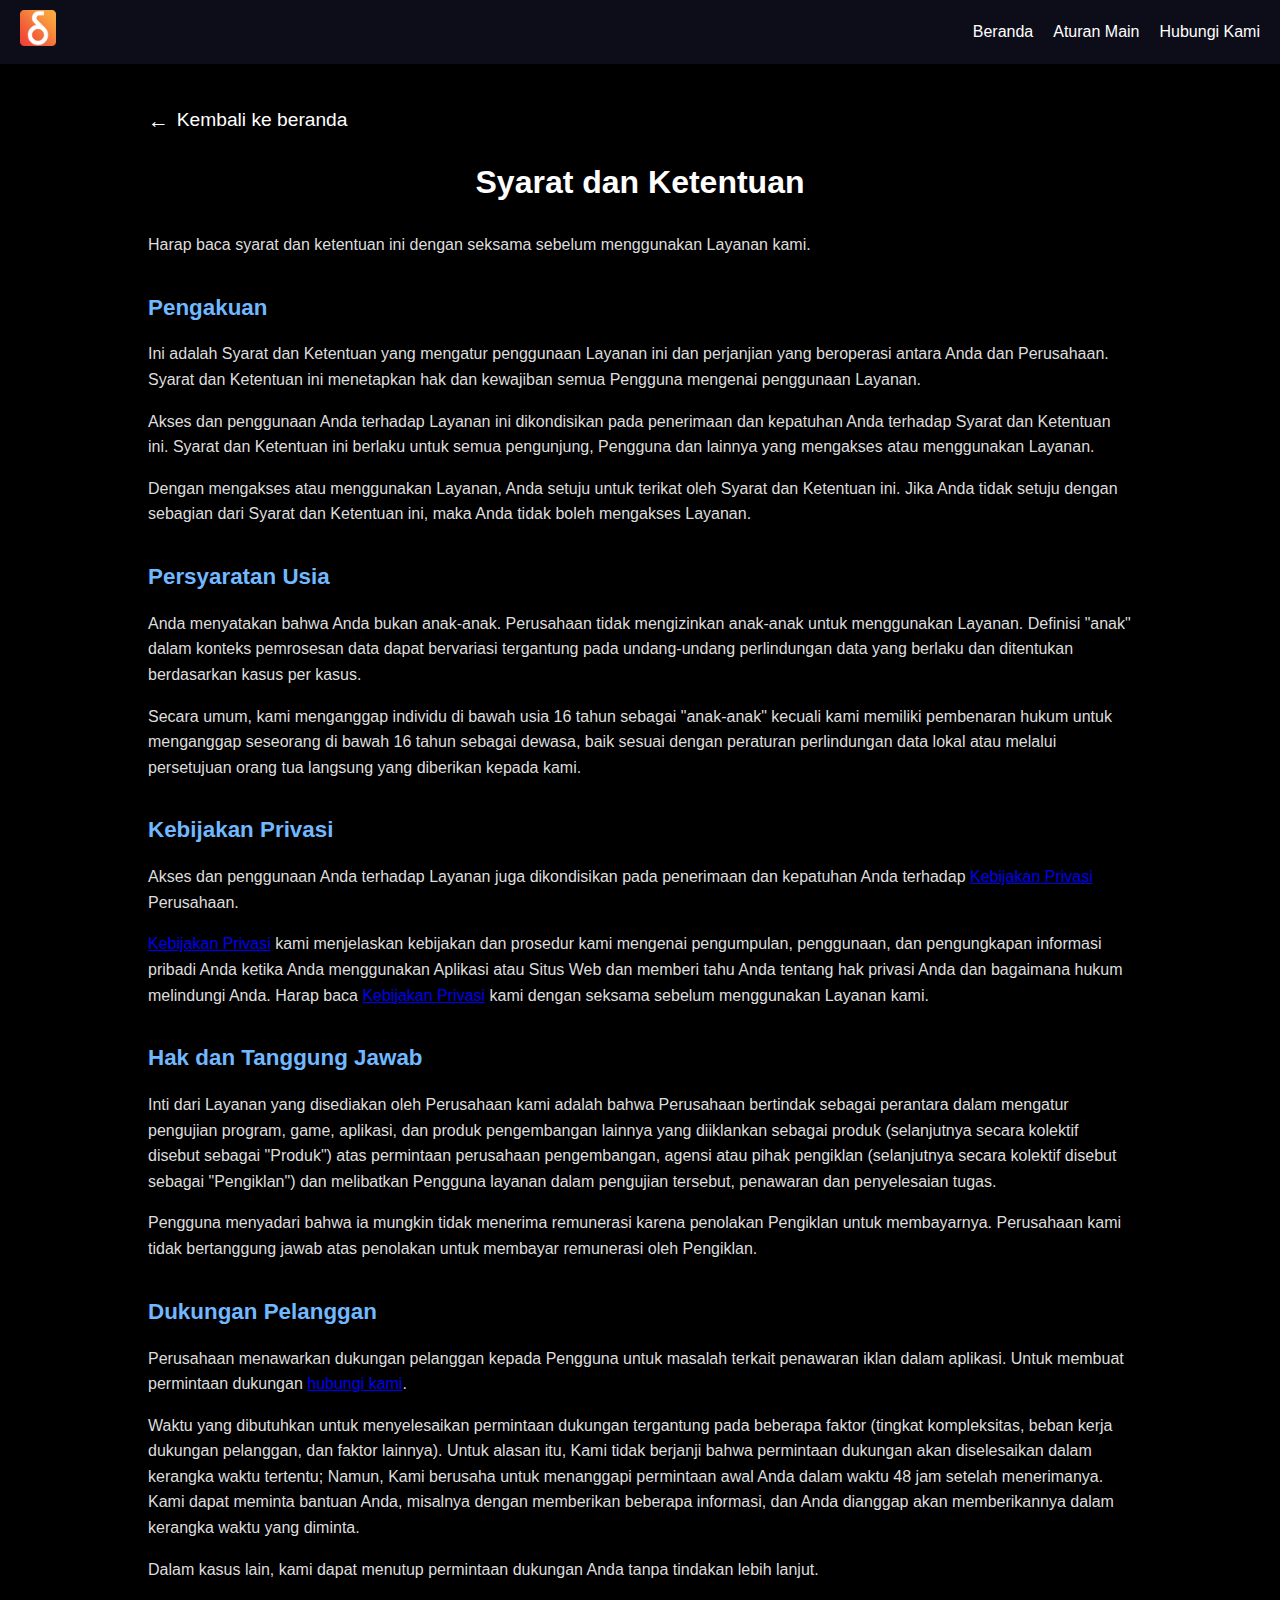
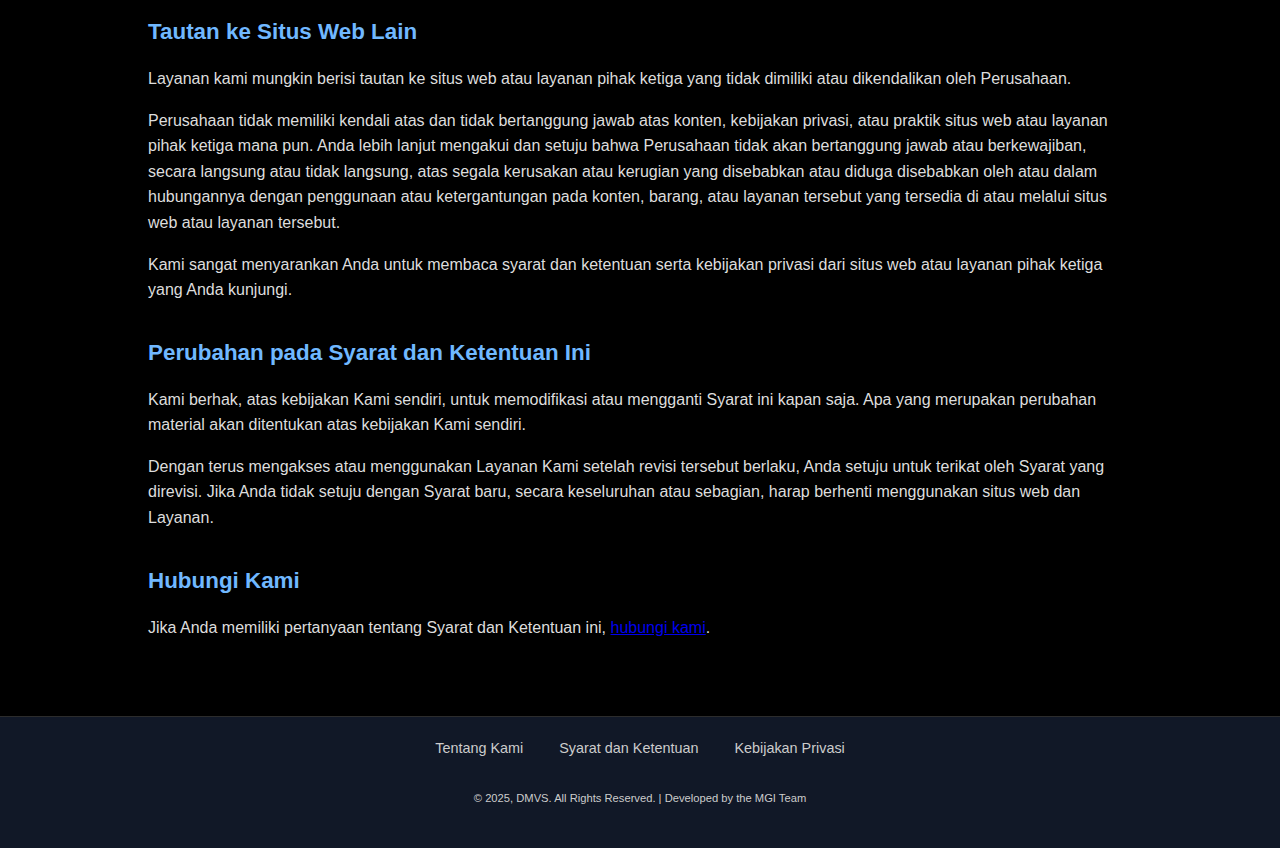
<file: terms.html>
<!DOCTYPE html>
<html lang="id">
<head>
  <meta charset="UTF-8">
  <meta name="viewport" content="width=device-width, initial-scale=1.0">
  <title>Syarat dan Ketentuan</title>
  <link rel="stylesheet" href="style.css">
</head>
<body>
  <div class="toolbar">
    <a href="index.html" class="logo-link">
      <img src="dmvs7.png" alt="Logo DMVS" class="site-logo">
    </a>
    <div class="nav-links">
      <a href="index.html">Beranda</a>
      <a href="rules.html">Aturan Main</a>
      <a href="contact.html">Hubungi Kami</a>
    </div>
  </div>
  
  <div class="container">
    <a href="index.html" id="back-button">Kembali ke beranda</a>
    <h1>Syarat dan Ketentuan</h1>
    
    <p>Harap baca syarat dan ketentuan ini dengan seksama sebelum menggunakan Layanan kami.</p>
    
    <h2>Pengakuan</h2>
    <p>Ini adalah Syarat dan Ketentuan yang mengatur penggunaan Layanan ini dan perjanjian yang beroperasi antara Anda dan Perusahaan. Syarat dan Ketentuan ini menetapkan hak dan kewajiban semua Pengguna mengenai penggunaan Layanan.</p>
    <p>Akses dan penggunaan Anda terhadap Layanan ini dikondisikan pada penerimaan dan kepatuhan Anda terhadap Syarat dan Ketentuan ini. Syarat dan Ketentuan ini berlaku untuk semua pengunjung, Pengguna dan lainnya yang mengakses atau menggunakan Layanan.</p>

    <p>Dengan mengakses atau menggunakan Layanan, Anda setuju untuk terikat oleh Syarat dan Ketentuan ini. Jika Anda tidak setuju dengan sebagian dari Syarat dan Ketentuan ini, maka Anda tidak boleh mengakses Layanan.</p>

    <h2>Persyaratan Usia</h2>
    <p>Anda menyatakan bahwa Anda bukan anak-anak. Perusahaan tidak mengizinkan anak-anak untuk menggunakan Layanan. Definisi "anak" dalam konteks pemrosesan data dapat bervariasi tergantung pada undang-undang perlindungan data yang berlaku dan ditentukan berdasarkan kasus per kasus.</p>

    <p>Secara umum, kami menganggap individu di bawah usia 16 tahun sebagai "anak-anak" kecuali kami memiliki pembenaran hukum untuk menganggap seseorang di bawah 16 tahun sebagai dewasa, baik sesuai dengan peraturan perlindungan data lokal atau melalui persetujuan orang tua langsung yang diberikan kepada kami.</p>

    <h2>Kebijakan Privasi</h2>
    <p>Akses dan penggunaan Anda terhadap Layanan juga dikondisikan pada penerimaan dan kepatuhan Anda terhadap <a href="privacy.html">Kebijakan Privasi</a> Perusahaan.</p>

    <p><a href="privacy.html">Kebijakan Privasi</a> kami menjelaskan kebijakan dan prosedur kami mengenai pengumpulan, penggunaan, dan pengungkapan informasi pribadi Anda ketika Anda menggunakan Aplikasi atau Situs Web dan memberi tahu Anda tentang hak privasi Anda dan bagaimana hukum melindungi Anda. Harap baca <a href="privacy.html">Kebijakan Privasi</a> kami dengan seksama sebelum menggunakan Layanan kami.</p>

    <h2>Hak dan Tanggung Jawab</h2>
    <p>Inti dari Layanan yang disediakan oleh Perusahaan kami adalah bahwa Perusahaan bertindak sebagai perantara dalam mengatur pengujian program, game, aplikasi, dan produk pengembangan lainnya yang diiklankan sebagai produk (selanjutnya secara kolektif disebut sebagai "Produk") atas permintaan perusahaan pengembangan, agensi atau pihak pengiklan (selanjutnya secara kolektif disebut sebagai "Pengiklan") dan melibatkan Pengguna layanan dalam pengujian tersebut, penawaran dan penyelesaian tugas.</p>

    <p>Pengguna menyadari bahwa ia mungkin tidak menerima remunerasi karena penolakan Pengiklan untuk membayarnya. Perusahaan kami tidak bertanggung jawab atas penolakan untuk membayar remunerasi oleh Pengiklan.</p>

    <h2>Dukungan Pelanggan</h2>
    <p>Perusahaan menawarkan dukungan pelanggan kepada Pengguna untuk masalah terkait penawaran iklan dalam aplikasi. Untuk membuat permintaan dukungan <a href="contact.html">hubungi kami</a>.</p>

    <p>Waktu yang dibutuhkan untuk menyelesaikan permintaan dukungan tergantung pada beberapa faktor (tingkat kompleksitas, beban kerja dukungan pelanggan, dan faktor lainnya). Untuk alasan itu, Kami tidak berjanji bahwa permintaan dukungan akan diselesaikan dalam kerangka waktu tertentu; Namun, Kami berusaha untuk menanggapi permintaan awal Anda dalam waktu 48 jam setelah menerimanya. Kami dapat meminta bantuan Anda, misalnya dengan memberikan beberapa informasi, dan Anda dianggap akan memberikannya dalam kerangka waktu yang diminta.</p>

    <p>Dalam kasus lain, kami dapat menutup permintaan dukungan Anda tanpa tindakan lebih lanjut.</p>

    <h2>Tautan ke Situs Web Lain</h2>
    <p>Layanan kami mungkin berisi tautan ke situs web atau layanan pihak ketiga yang tidak dimiliki atau dikendalikan oleh Perusahaan.</p>

    <p>Perusahaan tidak memiliki kendali atas dan tidak bertanggung jawab atas konten, kebijakan privasi, atau praktik situs web atau layanan pihak ketiga mana pun. Anda lebih lanjut mengakui dan setuju bahwa Perusahaan tidak akan bertanggung jawab atau berkewajiban, secara langsung atau tidak langsung, atas segala kerusakan atau kerugian yang disebabkan atau diduga disebabkan oleh atau dalam hubungannya dengan penggunaan atau ketergantungan pada konten, barang, atau layanan tersebut yang tersedia di atau melalui situs web atau layanan tersebut.</p>

    <p>Kami sangat menyarankan Anda untuk membaca syarat dan ketentuan serta kebijakan privasi dari situs web atau layanan pihak ketiga yang Anda kunjungi.</p>

    <h2>Perubahan pada Syarat dan Ketentuan Ini</h2>
    <p>Kami berhak, atas kebijakan Kami sendiri, untuk memodifikasi atau mengganti Syarat ini kapan saja. Apa yang merupakan perubahan material akan ditentukan atas kebijakan Kami sendiri.</p>

    <p>Dengan terus mengakses atau menggunakan Layanan Kami setelah revisi tersebut berlaku, Anda setuju untuk terikat oleh Syarat yang direvisi. Jika Anda tidak setuju dengan Syarat baru, secara keseluruhan atau sebagian, harap berhenti menggunakan situs web dan Layanan.</p>

    <h2>Hubungi Kami</h2>
    <p>Jika Anda memiliki pertanyaan tentang Syarat dan Ketentuan ini, <a href="contact.html">hubungi kami</a>.</p>
  </div>
  
  <footer class="site-footer">
    <div class="footer-container">
      <div class="footer-links">
        <a href="about.html">Tentang Kami</a>
        <a href="terms.html">Syarat dan Ketentuan</a>
        <a href="privacy.html">Kebijakan Privasi</a>
      </div>
      <div class="footer-branding">
        © 2025, DMVS. All Rights Reserved. | Developed by the MGI Team
      </div>
    </div>
  </footer>
</body>
</html>
</file>
<file: style.css>
* {
  margin: 0;
  padding: 0;
  box-sizing: border-box;
}

body {
  font-family: Arial, sans-serif;
  background-color: #000;
  color: #eee;
  line-height: 1.6;
}

.container {
  width: 80%;
  margin: 0 auto;
  padding: 20px;
}

h1 {
  text-align: center;
  color: #fff;
  margin-bottom: 20px;
}


.container h1 {
  text-align: center;
  margin-bottom: 1.5rem;
  color: #fff;
}

.container h2 {
  color: #70b8ff;
  margin: 2rem 0 1rem;
  font-size: 1.4rem;
}

.container h3 {
  color: #ccc;
  margin: 1.5rem 0 0.8rem;
  font-size: 1.1rem;
}

.container p, 
.container ul {
  margin-bottom: 1rem;
  color: #ddd;
  line-height: 1.6;
}

.container ul {
  padding-left: 1.5rem;
}

.container li {
  margin-bottom: 0.5rem;
}

#game-list {
  display: grid;
  grid-template-columns: repeat(3, 1fr);
  gap: 20px;
  padding: 20px 0;
}

.game-card {
  background-color: #0d1b2a; /* Dark navy blue */
  padding: 15px;
  border: 1px solid #1b263b; /* Slightly lighter blue for border */
  border-radius: 8px;
  text-align: center;
  box-shadow: 0 2px 8px rgba(255, 255, 255, 0.05);
  transition: transform 0.2s ease;
}

.toolbar {
  background-color: #0d0d1a;
  padding: 10px 20px;
  display: flex;
  align-items: center;
  justify-content: space-between;
  box-shadow: 0 2px 4px rgba(0,0,0,0.2);
  margin-bottom: 20px;
}

.site-logo {
  height: 36px;
  width: auto;
}

.nav-links {
  display: flex;
  gap: 20px;
}

.nav-links a {
  color: white;
  text-decoration: none;
  font-size: 1rem;
  transition: color 0.2s ease;
}

.nav-links a:hover {
  color: #70b8ff;
}

.site-footer {
  background-color: #111827;
  padding: 20px;
  margin-top: 40px;
  text-align: center;
  border-top: 1px solid #2c2c2c;
}

.footer-links {
  display: flex;
  justify-content: center;
  flex-wrap: wrap;
  gap: 12px;
  margin-bottom: 10px;
}

.footer-links a {
  color: #ccc;
  margin: 0 12px;
  text-decoration: none;
  font-size: 0.9rem;
}

.footer-links a:hover {
  color: #fff;
  text-decoration: underline;
}

.footer-branding {
  font-size: 0.7rem;
  text-align: center;
  padding: 20px;
  color: #ccc;
  background-color: #111827;
}

.contact-form {
  display: flex;
  flex-direction: column;
}

.contact-form label {
  margin-top: 15px;
  margin-bottom: 5px;
  font-weight: bold;
}

.contact-form input,
.contact-form textarea {
  padding: 10px;
  border: 1px solid #ccc;
  border-radius: 5px;
  font-size: 1em;
  width: 100%;
  box-sizing: border-box;
}

.contact-form button {
  margin-top: 20px;
  padding: 12px;
  background-color: #333;
  color: white;
  border: none;
  border-radius: 6px;
  font-size: 1em;
  cursor: pointer;
}

.contact-form button:hover {
  background-color: #555;
}

.rules-section {
  display: flex;
  flex-direction: row;
  align-items: flex-start;
  gap: 2rem; /* space between text and image */
  padding: 2rem 0;
  flex-wrap: wrap; /* responsive on smaller screens */
}

.rules-text {
  flex: 2;
  min-width: 300px;
  padding: 0 0rem; /* Adds 1rem padding left and right */
  max-width: 500px; or any size you prefer */
}

.rules-image {
  flex: 1;
  min-width: 300px;
  text-align: center;
}

.rules-image img {
  max-width: 100%;
  height: auto;
  border-radius: 12px; /* optional: make image look nicer */
  box-shadow: 0 0 10px rgba(0, 0, 0, 0.1);
}


/* Mobile responsive: stack footer links vertically */
@media (max-width: 480px) {
  .footer-links {
    flex-direction: column;
    align-items: center;
  }

  .footer-branding {
    text-align: center;
    margin-top: 10px;
  }
}

@media (max-width: 768px) {
  .rules-section {
    flex-direction: column;
  }

  .rules-image {
    margin-top: 0rem;
    min-width: 250px;
   /*  max-width: 480px; adjust this value as needed */
  }

  .rules-image img {
    width: 100%;
  /*  max-width: 400px;  adjust this value as needed */
    height: auto;
    display: block;
  }
}


.game-card:hover {
  transform: translateY(-4px);
}

.game-title {
  font-size: 1.5em;
  margin-bottom: 10px;
  color: #fff;
}

.game-detail-page .container {
  max-width: 600px;
  margin: 40px auto;
  padding: 20px;
}

.game-image {
  width: 100%;
  height: auto; /* Controls vertical size */
  object-fit: cover;
  border-radius: 6px;
  margin-bottom: 10px;
}

.max-earning {
  font-size: 1.2em;
  font-weight: bold;
  color: #f39c12;
  margin-bottom: 10px;
}

.play-button {
  background-color: #3498db;
  color: #fff;
  font-size: 1.0rem; /* slightly bigger than default */
  padding: 8px 16px;
  border: none;
  border-radius: 5px;
  cursor: pointer;
}

.play-button:hover {
  background-color: #2980b9;
}

.highlight-box {
  background-color: #2e2e2e; /* dark grey but not too dark */
  color: #fff;
  padding: 20px;
  border-radius: 10px;
  margin: 0 0;
  text-align: center;
  box-shadow: 0 4px 10px rgba(0, 0, 0, 0.2);
}

.highlight-box p {
  margin: 0.4rem 0;
}

.highlight-box .play-button {
  margin: 1.0rem 0;
}



#game-title {
  font-size: 2em;
  margin-bottom: 20px;
  color: #fff;
}

/* For the Game Detail page image */
#game-image {
  width: 80%; /* Set a smaller width */
  max-width: 400px; /* Limit the maximum width */
  height: auto; /* Maintain aspect ratio */
  object-fit: cover;
  border-radius: 6px;
  margin-bottom: 15px;
  display: block;
  margin-left: auto;
  margin-right: auto;
}

#game-description {
  font-size: 1.1em;
  margin-bottom: 20px;
  color: #ddd;
}

#game-rewards {
  list-style-type: none;
  margin-bottom: 20px;
  padding-left: 0;
  color: #ccc;
}

#game-rewards li {
  margin-bottom: 10px;
}

button {
  background-color: #2ecc71;
  color: #fff;
  padding: 10px 20px;
  border: none;
  border-radius: 5px;
  cursor: pointer;
}

button:hover {
  background-color: #27ae60;
}

#back-button {
  background: none;
  border: none;
  color: #fff; /* or any text color you prefer */
  font-size: 1.2rem;
  text-decoration: none; /* removes underline */
  cursor: pointer;
  padding: 0;
  margin-bottom: 20px;
  display: flex;
  align-items: center;
}

#back-button::before {
  content: "←";
  margin-right: 8px;
  text-decoration: none; /* removes underline */
  font-size: 1.3rem;
}


/* Responsive adjustments */
@media (max-width: 768px) {
  #game-list {
    grid-template-columns: repeat(2, 1fr);
  }
}

@media (max-width: 480px) {
  #game-list {
    grid-template-columns: 1fr;
  }
}
</file>
